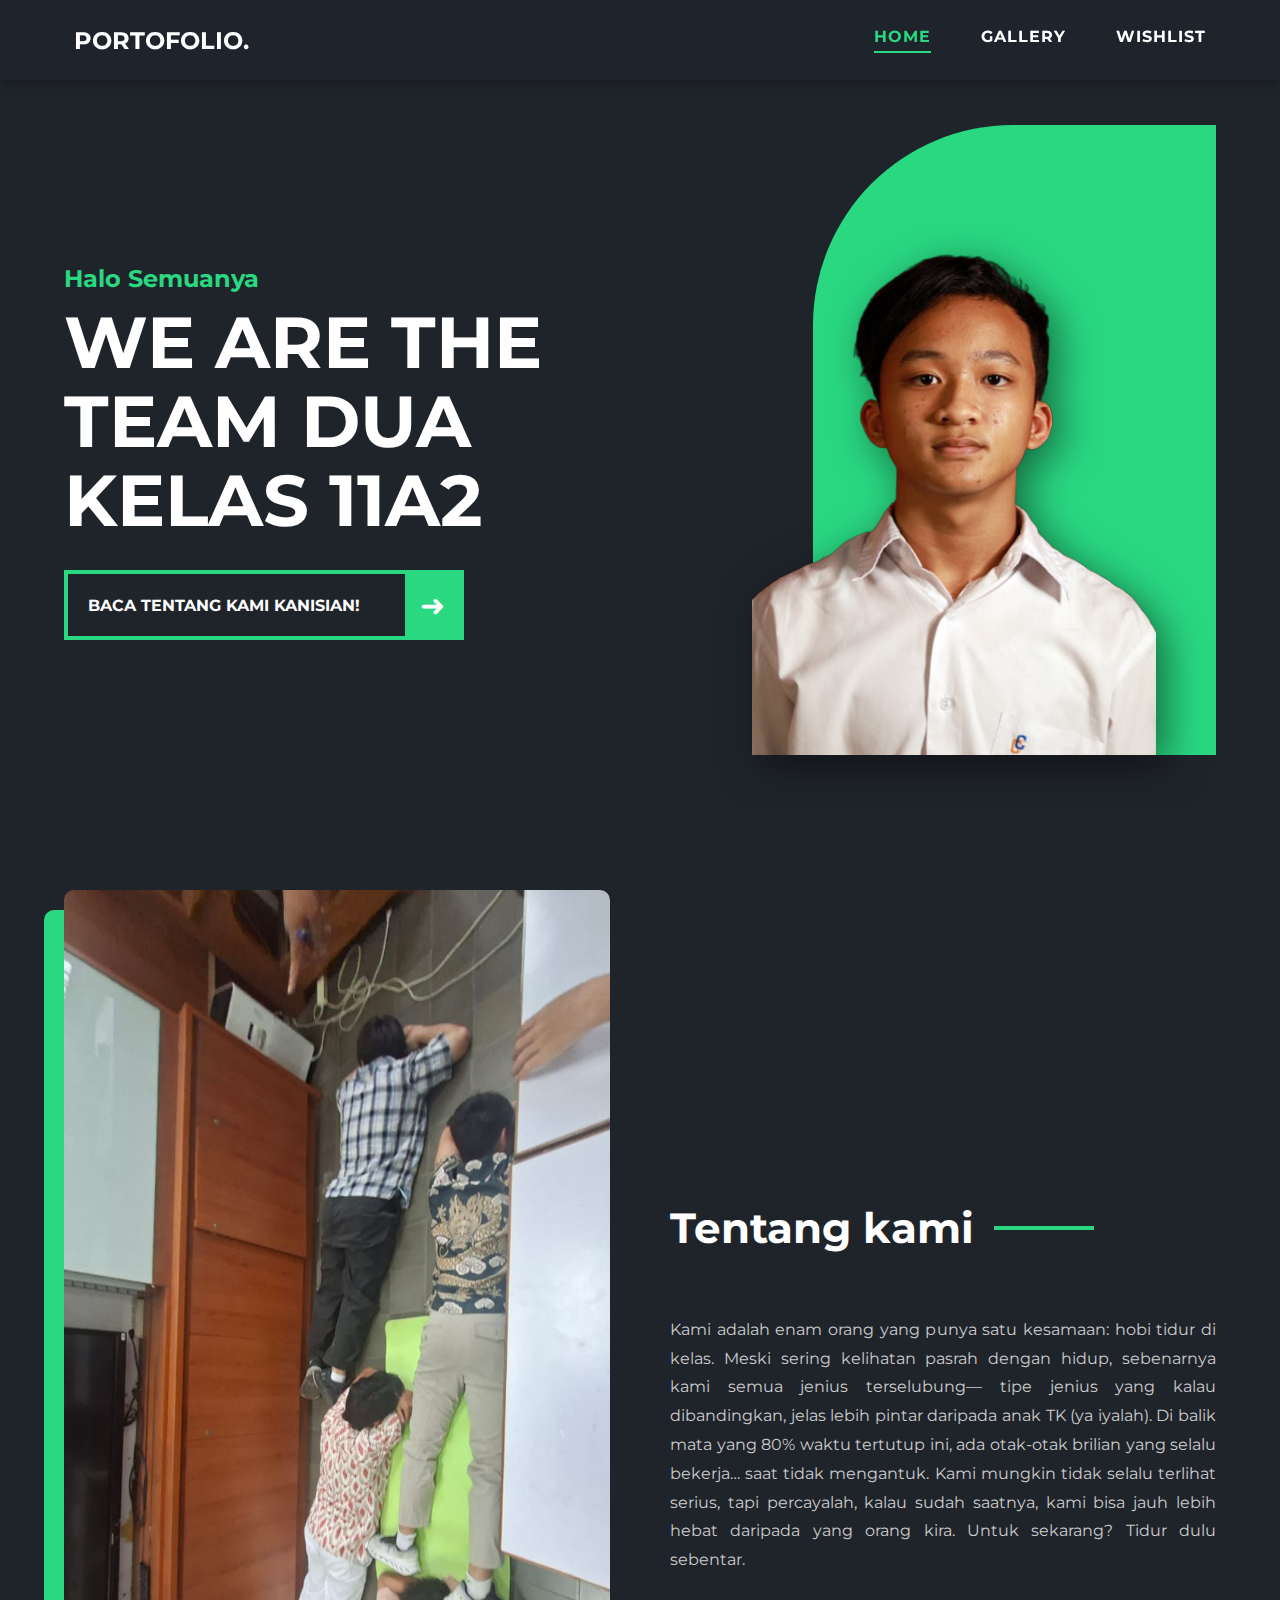
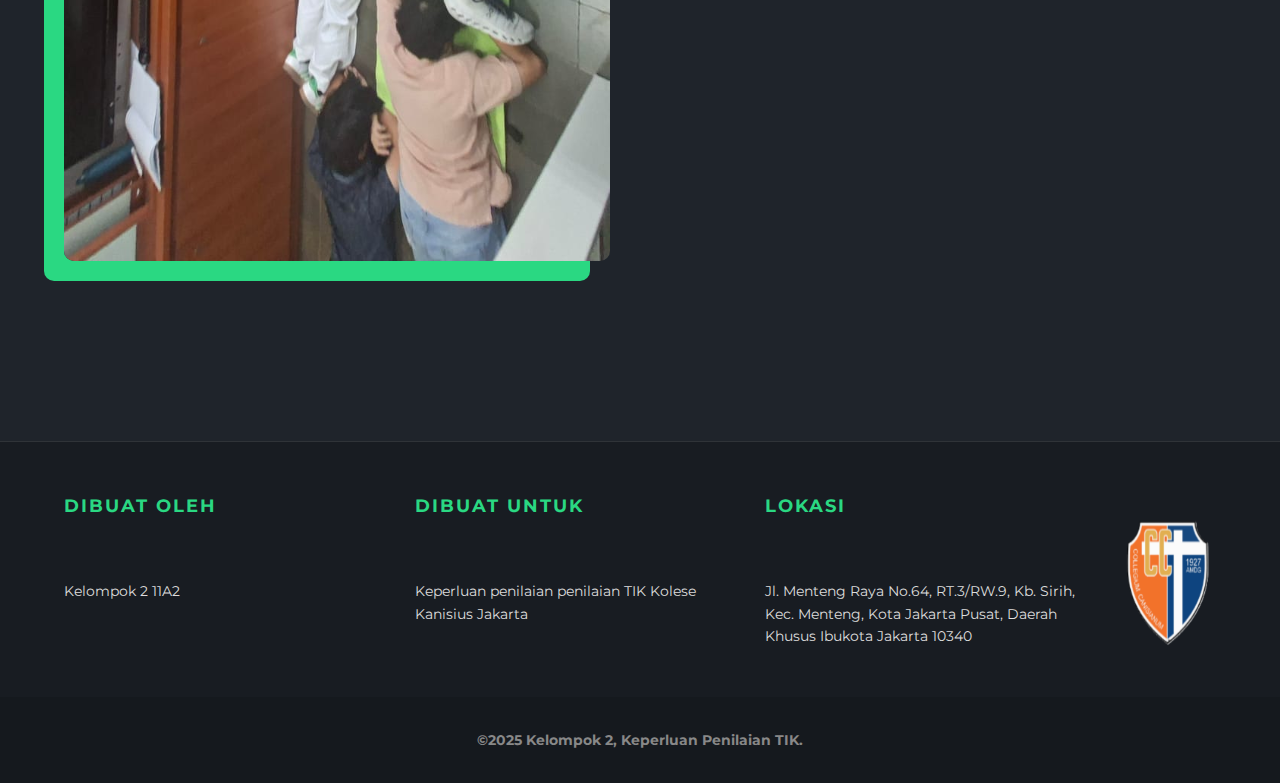
<file: index.html>
<!DOCTYPE html>
<html>

<head>
	<meta charset="utf-8">
	<meta name="viewport" content="width=device-width">

	<link href='https://fonts.googleapis.com/css?family=Berkshire Swash' rel='stylesheet'>
	<link href='https://fonts.googleapis.com/css?family=Lexend Deca' rel='stylesheet'>
	<link href='https://fonts.googleapis.com/css?family=Montserrat' rel='stylesheet'>

	<link rel="stylesheet" type="text/css" href="index.css">
	<link rel="stylesheet" type="text/css" href="navbar.css">
	<title>Portofolio KELOMPOK 2 11A2</title>
</head>

<body>
	<header>
		<nav>
			<div class="nav-item">
				<p>PORTOFOLIO.</p>
			</div>
			<div class="items">
				<div class="nav-item">
					<a href="#" id="thisPage">Home</a>
				</div>
				<div class="nav-item">
					<a class="dropdown-btn" href="resume.html">Gallery</a>
				</div>
				<div class="nav-item">
					<a href="sosmed.html">Wishlist</a>
				</div>
			</div>
		</nav>
	</header>
	<main>
		<section id="sec1">
			<div id="text1">
				<p id="s1t1">Halo Semuanya</p>
				<p>WE ARE THE<br>TEAM DUA <br>KELAS 11A2</p>
				<a href="index.html#sec2" id="s1a1">
					<div id="s1sq1">
						<div id="s1sq2">
							<p>BACA TENTANG KAMI KANISIAN!</p>
						</div>
						<p id="s1t2">➜</p>
					</div>
				</a>
			</div>
			<div id="s1sq3">
				<div id="s1img">
					<img src="front.png">
				</div>
			</div>
		</section>
		<section id="sec2">
			<div id="s2sq1">
				<div id="s2img">
					<img src="tidur.jpeg" id="whitebg">
				</div>
			</div>
			<div id="s2sq2">
				<div id="s2t1">
					<p>Tentang kami</p>
					<div id="s2t1l"></div>
				</div>
				<article>
					<p>Kami adalah enam orang yang punya satu kesamaan: hobi tidur di kelas. Meski sering kelihatan
						pasrah dengan hidup, sebenarnya kami semua jenius terselubung— tipe jenius yang kalau
						dibandingkan, jelas lebih pintar daripada anak TK (ya iyalah). Di balik mata yang 80% waktu
						tertutup ini, ada otak-otak brilian yang selalu bekerja… saat tidak mengantuk. Kami mungkin
						tidak selalu terlihat serius, tapi percayalah, kalau sudah saatnya, kami bisa jauh lebih hebat
						daripada yang orang kira. Untuk sekarang? Tidur dulu sebentar.</p>
				</article>
			</div>
		</section>
	</main>
	<footer>
		<div class="footer1">
			<div>
				<span id="besar">DIBUAT OLEH</span><br><br>
				<a>Kelompok 2 11A2<br></a>
			</div>
			<div>
				<span id="besar">DIBUAT UNTUK</span><br><br>
				<a>Keperluan penilaian penilaian TIK Kolese Kanisius Jakarta<br></a>
			</div>	
			<div>
				<span id="besar">LOKASI</span><br><br>
				Jl. Menteng Raya No.64, RT.3/RW.9, Kb. Sirih, Kec. Menteng, Kota Jakarta Pusat, Daerah Khusus Ibukota
				Jakarta 10340
			</div>
			<img src="logo.png" id="footerimg">
		</div>
		<div class="footer2">
			<h3>©2025 Kelompok 2, Keperluan Penilaian TIK.</h3>
		</div>
	</footer>
</body>

</html>
</file>
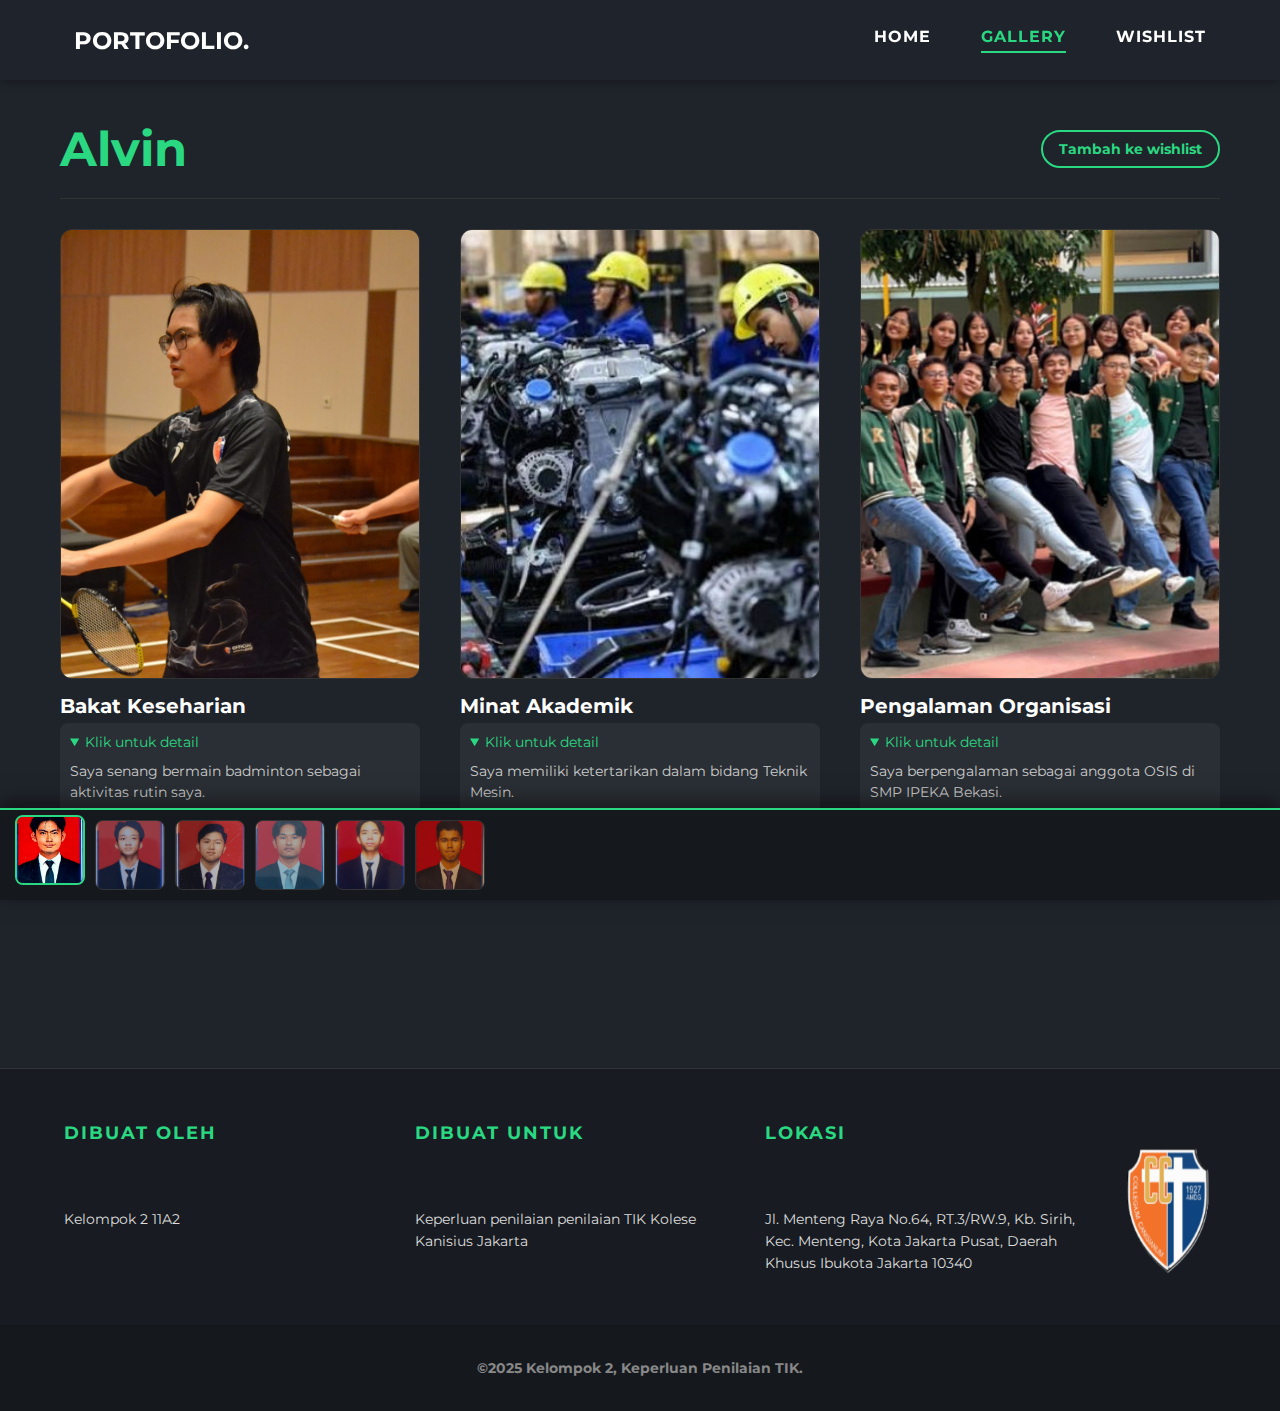
<file: resume.html>
<!DOCTYPE html>
<html>
<head>
	<meta charset="utf-8">
	<meta name="viewport" content="width=device-width, initial-scale=1">

	<link href='https://fonts.googleapis.com/css?family=Berkshire Swash' rel='stylesheet'>
	<link href='https://fonts.googleapis.com/css?family=Lexend Deca' rel='stylesheet'>
	<link href='https://fonts.googleapis.com/css?family=Montserrat' rel='stylesheet'>

	<link rel="stylesheet" type="text/css" href="resume.css">
	<link rel="stylesheet" type="text/css" href="navbar.css">
	<title>Portofolio KELOMPOK 2 11A2</title>
</head>
<body>
	<header>
		<nav>
			<div class="nav-item">
				<p>PORTOFOLIO.</p>
			</div>
			<div class="items">
				<div class="nav-item">
					<a href="index.html">Home</a>
				</div>
				<div class="nav-item">
					<a href="resume.html" id="thisPage">Gallery</a>
				</div>
				<div class="nav-item">
					<a href="sosmed.html">Wishlist</a>
				</div>
			</div>
		</nav>
	</header>
  	<main>
		<div id="selection">
		</div>
  		<div class="container">
			<h1>PILIH PROFIL KELOMPOK DARI MENU SAMPING</h1>
		</div>
		
  	</main>
  	<footer>
  		<div class="footer1">	
	  		<div>
	  			<span id="besar">DIBUAT OLEH</span><br><br>
	  			<a>Kelompok 2 11A2<br></a>
	  		</div>
	  		<div>
	  			<span id="besar">DIBUAT UNTUK</span><br><br>
	  			<a>Keperluan penilaian penilaian TIK Kolese Kanisius Jakarta<br></a>
	  		</div>
	  		<div>
	  			<span id="besar">LOKASI</span><br><br>
	  			Jl. Menteng Raya No.64, RT.3/RW.9, Kb. Sirih, Kec. Menteng, Kota Jakarta Pusat, Daerah Khusus Ibukota Jakarta 10340
	  		</div>
	  		<img src="logo.png" id="footerimg">
	  	</div>
	  	<div class="footer2">
	  		<h3>©2025 Kelompok 2, Keperluan Penilaian TIK.</h3>
	  	</div>
  	</footer>
</body>
<script type="text/javascript" src="script.js"></script>
</html>
</file>
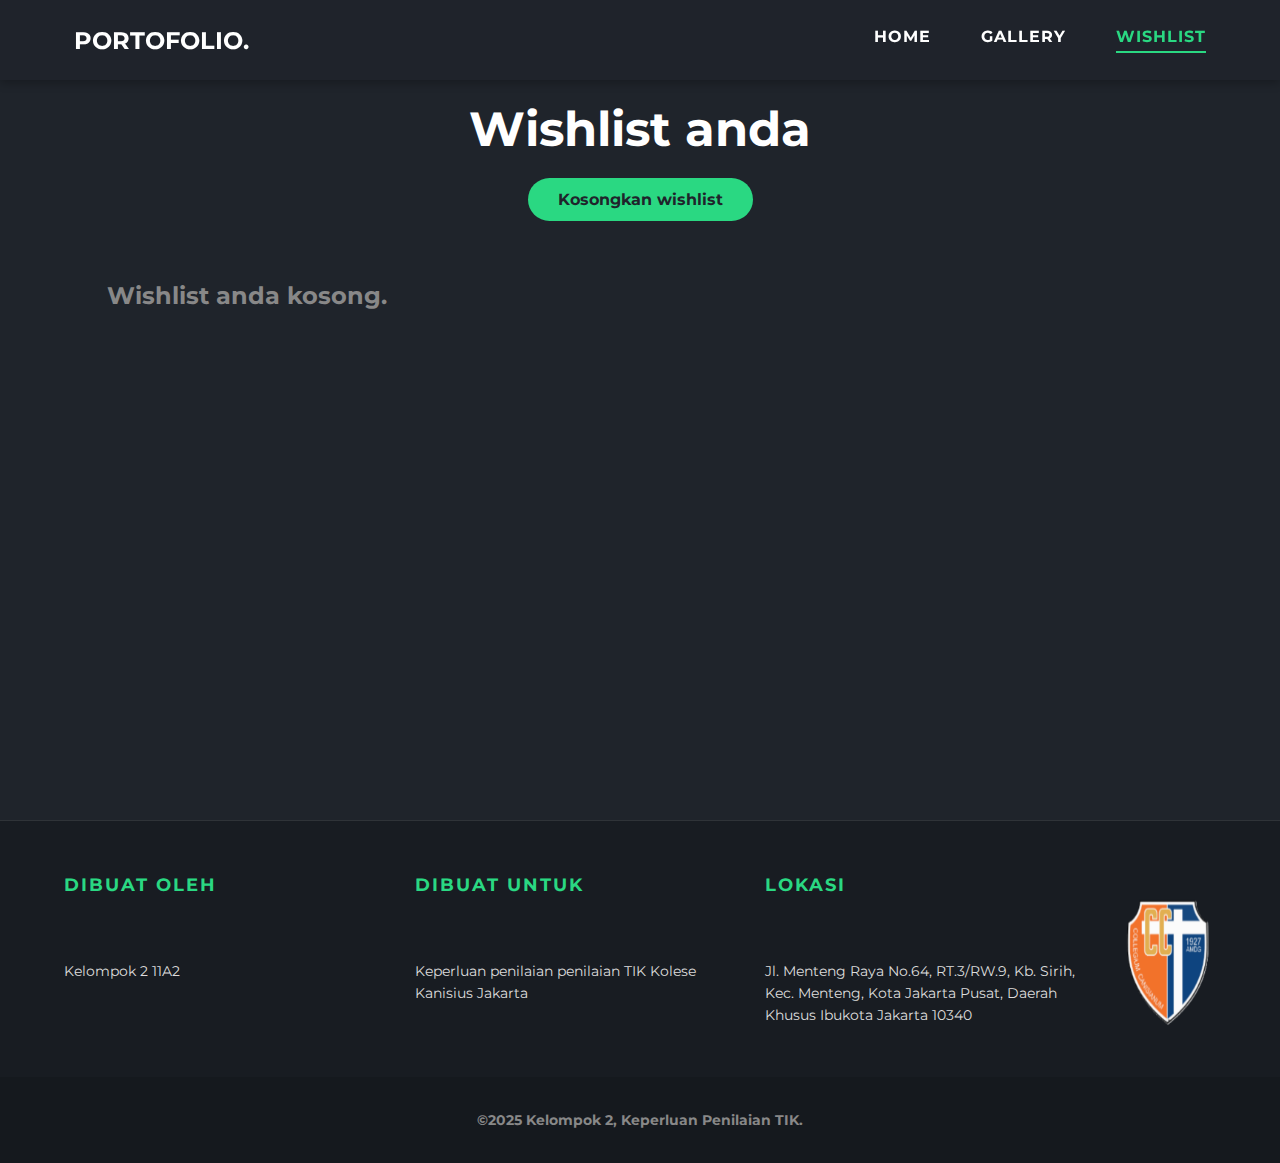
<file: sosmed.html>
<!DOCTYPE html>
<html>
<head>
	<meta charset="utf-8">
	<meta name="viewport" content="width=device-width, initial-scale=1">

	<link href='https://fonts.googleapis.com/css?family=Berkshire Swash' rel='stylesheet'>
	<link href='https://fonts.googleapis.com/css?family=Lexend Deca' rel='stylesheet'>
	<link href='https://fonts.googleapis.com/css?family=Montserrat' rel='stylesheet'>

	<link rel="stylesheet" type="text/css" href="sosmed.css">
	<link rel="stylesheet" type="text/css" href="navbar.css">
	<title>Portofolio KELOMPOK 2 11A2</title>
</head>
<body>
	<header>
		<nav>
			<div class="nav-item">
				<p>PORTOFOLIO.</p>
			</div>
			<div class="items">
				<div class="nav-item">
					<a href="index.html">Home</a>
				</div>
				<div class="nav-item">
					<a href="resume.html">Gallery</a>
				</div>
				<div class="nav-item">
					<a href="#" id="thisPage">Wishlist</a>
				</div>
			</div>
		</nav>
	</header>
  	<main>
  		<section id="sec1">
  			<div id="s1sq1">
  				<h1>Wishlist anda</h1>
  				<div id="s1sq1l"></div>
				<button class="wishlist">Kosongkan wishlist</button>
  			</div>
  			<div id="container2">
  			</div>
  		</section>
  	</main>
  	<footer>
  		<div class="footer1">	
	  		<div>
	  			<span id="besar">DIBUAT OLEH</span><br><br>
	  			<a>Kelompok 2 11A2<br></a>
	  		</div>
	  		<div>
	  			<span id="besar">DIBUAT UNTUK</span><br><br>
	  			<a>Keperluan penilaian penilaian TIK Kolese Kanisius Jakarta<br></a>
	  		</div>
	  		<div>
	  			<span id="besar">LOKASI</span><br><br>
	  			Jl. Menteng Raya No.64, RT.3/RW.9, Kb. Sirih, Kec. Menteng, Kota Jakarta Pusat, Daerah Khusus Ibukota Jakarta 10340
	  		</div>
	  		<img src="logo.png" id="footerimg">
	  	</div>
	  	<div class="footer2">
	  		<h3>©2025 Kelompok 2, Keperluan Penilaian TIK.</h3>
	  	</div>
  	</footer>
</body>
<script type="text/javascript" src="script.js"></script>
</html>
</file>
<file: index.css>
/* SECTION 1: HERO */
#sec1 {
  display: flex;
  flex-direction: row;
  align-items: center;
  justify-content: space-between;
  min-height: 90vh;
  padding: 120px 5% 50px 5%;
  position: relative;
  overflow: hidden;
}

#text1 {
  flex: 1;
  max-width: 600px;
  z-index: 5;
}

#s1t1 {
  color: #2AD882;
  font-weight: bold;
  font-size: 24px;
  margin-bottom: 10px;
  display: block;
}

#text1 p:nth-of-type(2) {
  font-weight: bold;
  /* Font size responsif: minimal 36px, maksimal 72px */
  font-size: clamp(36px, 8vw, 72px); 
  line-height: 1.1;
  margin: 10px 0 30px 0;
}

/* TOMBOL BACA */
a { text-decoration: none; }

#s1sq1 {
  background-color: #2AD882;
  width: 100%;
  max-width: 400px;
  height: 70px;
  display: flex;
  align-items: center;
  padding: 4px;
  transition: transform 0.2s;
}

#s1sq1:active {
  transform: scale(0.98);
}

#s1sq2 {
  color: white;
  background-color: #1F242B;
  flex-grow: 1;
  height: 100%;
  display: flex;
  align-items: center;
  padding-left: 20px;
}

#s1sq2 p {
  font-weight: bold;
  font-size: 16px;
  margin: 0;
  text-transform: uppercase;
}

#s1t2 {
  font-size: 30px;
  color: white;
  margin: 0 15px;
}

/* GAMBAR HERO */
#s1sq3 {
  background-color: #2AD882;
  width: 35%;
  height: 70vh;
  position: relative;
  display: flex;
  justify-content: center;
  align-items: flex-end;
  border-radius: 200px 0 0 0; /* Aksen lengkung */
}

#s1img {
  width: 130%;
  max-width: 600px;
  position: relative;
  right: 15%;
  bottom: 0;
  filter: drop-shadow(10px 10px 20px rgba(0,0,0,0.5));
}

/* SECTION 2: ABOUT */
#sec2 {
  display: flex;
  padding: 80px 5%;
  align-items: center;
  gap: 60px;
}

#s2sq1 {
  flex: 1;
  position: relative;
}

#s2img img {
  border-radius: 10px;
  box-shadow: -20px 20px 0 #2AD882;
}

#s2sq2 {
  flex: 1;
}

#s2t1 {
  font-size: clamp(28px, 5vw, 42px);
  font-weight: bold;
  display: flex;
  align-items: center;
  gap: 20px;
  margin-bottom: 20px;
}

#s2t1l {
  width: 100px;
  height: 4px;
  background-color: #2AD882;
}

article {
  font-size: 16px;
  line-height: 1.8;
  color: #ccc;
  text-align: justify;
}

/* === MOBILE PORTRAIT OPTIMIZATION === */
@media (max-width: 900px) {
  #sec1 {
    flex-direction: column-reverse; /* Gambar di atas, Teks di bawah */
    padding: 20px 5%;
    min-height: auto;
    justify-content: center;
  }

  #s1sq3 {
    width: 100%;
    height: 350px; /* Tinggi gambar fix di HP */
    border-radius: 20px;
    margin-bottom: 30px;
    margin-top: 20px;
  }

  #s1img {
    width: auto;
    height: 120%; /* Gambar sedikit keluar box */
    right: auto;
  }

  #text1 {
    width: 100%;
    text-align: left;
  }
  
  #s1t1 { font-size: 18px; }
  
  #text1 p:nth-of-type(2) {
    margin-top: 10px;
  }

  /* Section 2 Mobile */
  #sec2 {
    flex-direction: column;
    padding: 50px 5%;
    gap: 40px;
  }

  #s2sq1, #s2sq2 {
    width: 100%;
  }

  #s2img img {
    box-shadow: none; /* Hilangkan shadow berat di HP */
    border: 2px solid #2AD882;
    width: 100%;
  }

  #s2t1 {
    justify-content: flex-start;
  }
}
</file>
<file: navbar.css>
* {
  box-sizing: border-box;
}

body {
  margin: 0;
  padding: 0;
  background-color: #1F242B;
  font-family: 'Montserrat', sans-serif;
  transition: all 0.3s;
  color: white;
  overflow-x: hidden;
}

img {
  max-width: 100%;
  height: auto;
  display: block;
}

a:hover {
  cursor: pointer;
}

/* NAVBAR DESKTOP */
nav {
  width: 100%;
  position: fixed;
  top: 0;
  min-height: 80px;
  font-family: 'Montserrat';
  font-weight: bold;
  z-index: 1000;
  background-color: rgba(31, 36, 43, 0.9);
  display: flex;
  justify-content: space-between;
  align-items: center;
  padding: 0 5%;
  backdrop-filter: blur(8px);
  box-shadow: 0 2px 10px rgba(0,0,0,0.3);
}

.nav-item {
  font-size: 24px;
  padding: 10px;
  color: #1F242B;
}

.nav-item p {
  color: white;
  margin: 0;
  font-size: 24px;
}

.items {
  display: flex;
  gap: 30px;
  align-items: center;
}

.nav-item a {
  display: block;
  text-align: center;
  color: white;
  text-decoration: none;
  border-bottom: 2px solid transparent;
  transition: all 0.3s;
  font-size: 16px;
  padding-bottom: 5px;
  text-transform: uppercase;
  letter-spacing: 1px;
}

.nav-item a:hover, #thisPage {
  border-bottom: 2px solid #2AD882;
  color: #2AD882;
}

/* FOOTER */
footer {
  font-family: 'Montserrat';
  background-color: rgba(0, 0, 0, 0.2);
  margin-top: 100px;
  width: 100%;
  border-top: 1px solid rgba(255,255,255,0.1);
}

.footer1 {
  width: 100%;
  padding: 50px 5%;
  display: flex;
  flex-wrap: wrap;
  justify-content: space-between;
  gap: 30px;
}

.footer1 div {
  flex: 1;
  min-width: 250px;
}

#besar {
  font-size: 18px;
  font-weight: bold;
  color: #2AD882;
  display: block;
  margin-bottom: 15px;
  letter-spacing: 2px;
}

.footer1 a, .footer1 {
  font-size: 14px;
  line-height: 1.6;
  color: #ddd;
}

#footerimg {
  width: 100px;
  margin-top: 20px;
}

.footer2 {
  padding: 20px;
  text-align: center;
  background-color: #15191e;
  color: #888;
  font-size: 12px;
}

/* === MOBILE PORTRAIT TWEAKS === */
@media (max-width: 768px) {
  nav {
    flex-direction: column;
    padding: 15px;
    height: auto;
    position: relative; /* Agar tidak melayang menutupi konten di HP */
    background-color: #1F242B;
  }

  .nav-item p {
    margin-bottom: 15px;
    font-size: 20px;
  }

  .items {
    width: 100%;
    justify-content: space-between;
    gap: 0;
    border-top: 1px solid rgba(255,255,255,0.1);
    padding-top: 15px;
  }

  .nav-item {
    padding: 0;
    font-size: 14px;
  }

  .nav-item a {
    font-size: 14px;
    padding: 10px;
  }

  .footer1 {
    flex-direction: column;
    text-align: center;
    padding: 30px 20px;
  }

  .footer1 div {
    min-width: 100%;
  }
  
  #footerimg {
    margin: 20px auto;
  }
}
</file>
<file: resume.css>
/* LAYOUT DASAR */
section {
  width: 100%;
  max-width: 1200px;
  margin: 0 auto;
  padding: 0 20px;
}

.container {
  padding-top: 120px;
  padding-bottom: 150px; /* Ruang untuk menu bawah */
  min-height: 100vh;
}

.container > h1 {
  text-align: center;
  font-size: clamp(24px, 4vw, 36px);
  margin-top: 50px;
  padding: 0 20px;
  color: #ccc;
}

/* MENU PROFIL (DULUNYA SIDEBAR) */
#selection {
  position: fixed;
  bottom: 0;
  left: 0;
  width: 100%;
  height: auto;
  background-color: #15191e;
  padding: 10px 15px;
  z-index: 2000;
  display: flex;
  flex-direction: row;
  gap: 10px;
  overflow-x: auto; /* Scroll samping */
  box-shadow: 0 -5px 20px rgba(0,0,0,0.5);
  border-top: 2px solid #2AD882;
  
  /* Sembunyikan scrollbar tapi tetap bisa scroll */
  -ms-overflow-style: none;
  scrollbar-width: none;
}

#selection::-webkit-scrollbar {
  display: none;
}

#selection button {
  background-color: #1F242B;
  border: 1px solid #333;
  border-radius: 8px;
  cursor: pointer;
  padding: 0;
  flex: 0 0 auto; /* Jangan mengecil */
  width: 70px;
  height: 70px;
  overflow: hidden;
  transition: all 0.2s;
}

#selection button img {
  width: 100%;
  height: 100%;
  object-fit: cover;
  opacity: 0.7;
}

#selection button.selected {
  border: 2px solid #2AD882;
  transform: translateY(-5px);
}

#selection button.selected img {
  opacity: 1;
}

/* KONTEN UTAMA */
#sec1 {
  width: 100%;
  animation: fadeIn 0.5s ease;
}

@keyframes fadeIn {
  from { opacity: 0; transform: translateY(10px); }
  to { opacity: 1; transform: translateY(0); }
}

#s1sq1 {
  display: flex;
  align-items: center;
  justify-content: space-between;
  flex-wrap: wrap;
  gap: 15px;
  margin-bottom: 30px;
  border-bottom: 1px solid #333;
  padding-bottom: 20px;
}

#s1sq1 h1 {
  font-size: clamp(32px, 5vw, 48px);
  font-weight: bold;
  margin: 0;
  color: #2AD882;
}

#s1sq1l { display: none; } /* Hilangkan garis hiasan agar bersih */

/* TOMBOL WISHLIST */
.wishlist {
  background-color: transparent;
  color: #2AD882;
  font-size: 14px;
  font-weight: bold;
  font-family: 'Montserrat';
  border: 2px solid #2AD882;
  padding: 8px 16px;
  border-radius: 20px;
  cursor: pointer;
  transition: all 0.3s;
}

.wishlist:active, .wishlist:hover {
  background-color: #2AD882;
  color: #1F242B;
}

/* GRID DETAIL */
.insec {
  display: grid;
  /* Grid responsif otomatis */
  grid-template-columns: repeat(auto-fit, minmax(280px, 1fr));
  gap: 40px;
}

figure {
  margin: 0;
  text-align: left;
}

figure img {
  width: 100%;
  height: auto;
  aspect-ratio: 4/5; /* Rasio gambar konsisten */
  object-fit: cover;
  border-radius: 12px;
  border: 1px solid #333;
  margin-bottom: 15px;
}

figcaption {
  font-size: 20px;
  font-weight: bold;
  color: white;
  margin-bottom: 5px;
}

details {
  background-color: rgba(255,255,255,0.05);
  padding: 10px;
  border-radius: 8px;
}

details summary {
  color: #2AD882;
  font-size: 14px;
  cursor: pointer;
  outline: none;
}

details figcaption {
  font-size: 14px;
  font-weight: normal;
  color: #ccc;
  margin-top: 10px;
  line-height: 1.5;
}

/* TWEAKS MOBILE KHUSUS */
@media (max-width: 600px) {
  .container {
    padding-top: 20px; /* Karena navbar mobile relative */
  }

  #s1sq1 {
    flex-direction: column;
    align-items: flex-start;
  }
  
  .wishlist {
    width: 100%;
    text-align: center;
  }

  /* Agar gambar full width di HP */
  .insec {
    grid-template-columns: 1fr; 
    gap: 30px;
  }
}
</file>
<file: sosmed.css>
/* GENERAL */
section {
  width: 100%;
  max-width: 1200px;
  margin: 0 auto;
  padding: 0 20px;
}

#sec1 {
  padding-top: 100px;
  min-height: 80vh;
}

/* HEADER HALAMAN */
#s1sq1 {
  display: flex;
  flex-direction: column;
  align-items: center;
  margin-bottom: 40px;
  gap: 20px;
  text-align: center;
}

section h1 {
  font-size: clamp(32px, 5vw, 48px);
  font-weight: bold;
  margin: 0;
}

#s1sq1l { display: none; }

.wishlist {
  background-color: #2AD882;
  color: #1F242B;
  font-size: 16px;
  font-weight: bold;
  font-family: 'Montserrat';
  border: none;
  border-radius: 30px;
  padding: 12px 30px;
  cursor: pointer;
  transition: transform 0.2s;
}

.wishlist:active {
  transform: scale(0.95);
}

/* CONTAINER KARTU */
#container2 {
  display: grid;
  /* Grid responsif: minimal lebar 300px per kartu */
  grid-template-columns: repeat(auto-fill, minmax(300px, 1fr));
  gap: 20px;
  padding-bottom: 50px;
}

/* KARTU PROFIL */
.s1sq2 {
  border: 1px solid #2AD882;
  border-radius: 12px;
  padding: 20px;
  display: flex;
  align-items: center;
  background-color: rgba(31, 36, 43, 0.5);
  transition: all 0.3s;
}

.s1sq2:hover {
  background-color: rgba(42, 216, 130, 0.1);
}

.simg {
  width: 80px;
  height: 80px;
  border-radius: 50%;
  border: 3px solid #2AD882;
  object-fit: cover;
  flex-shrink: 0;
}

.s1sq2sub1 {
  margin-left: 15px;
  display: flex;
  flex-direction: column;
  justify-content: center;
  overflow: hidden;
}

.inline {
  display: flex;
  align-items: center;
  gap: 8px;
  margin-bottom: 5px;
}

.inline h3 {
  margin: 0;
  font-size: 18px;
  white-space: nowrap;
  overflow: hidden;
  text-overflow: ellipsis;
}

.uimg {
  width: 20px;
  height: 20px;
}

.s1sq2sub1 p {
  margin: 0;
  font-size: 14px;
  color: #ccc;
}

a {
  text-decoration: none;
  color: inherit;
}

/* MOBILE PORTRAIT FIX */
@media (max-width: 600px) {
  #sec1 {
    padding-top: 30px; /* Sesuaikan karena navbar relative */
  }

  .s1sq2 {
    flex-direction: row; /* Tetap horizontal biar rapi */
    padding: 15px;
  }
  
  .inline h3 {
    font-size: 16px;
  }
  
  .simg {
    width: 60px;
    height: 60px;
  }
}
</file>
